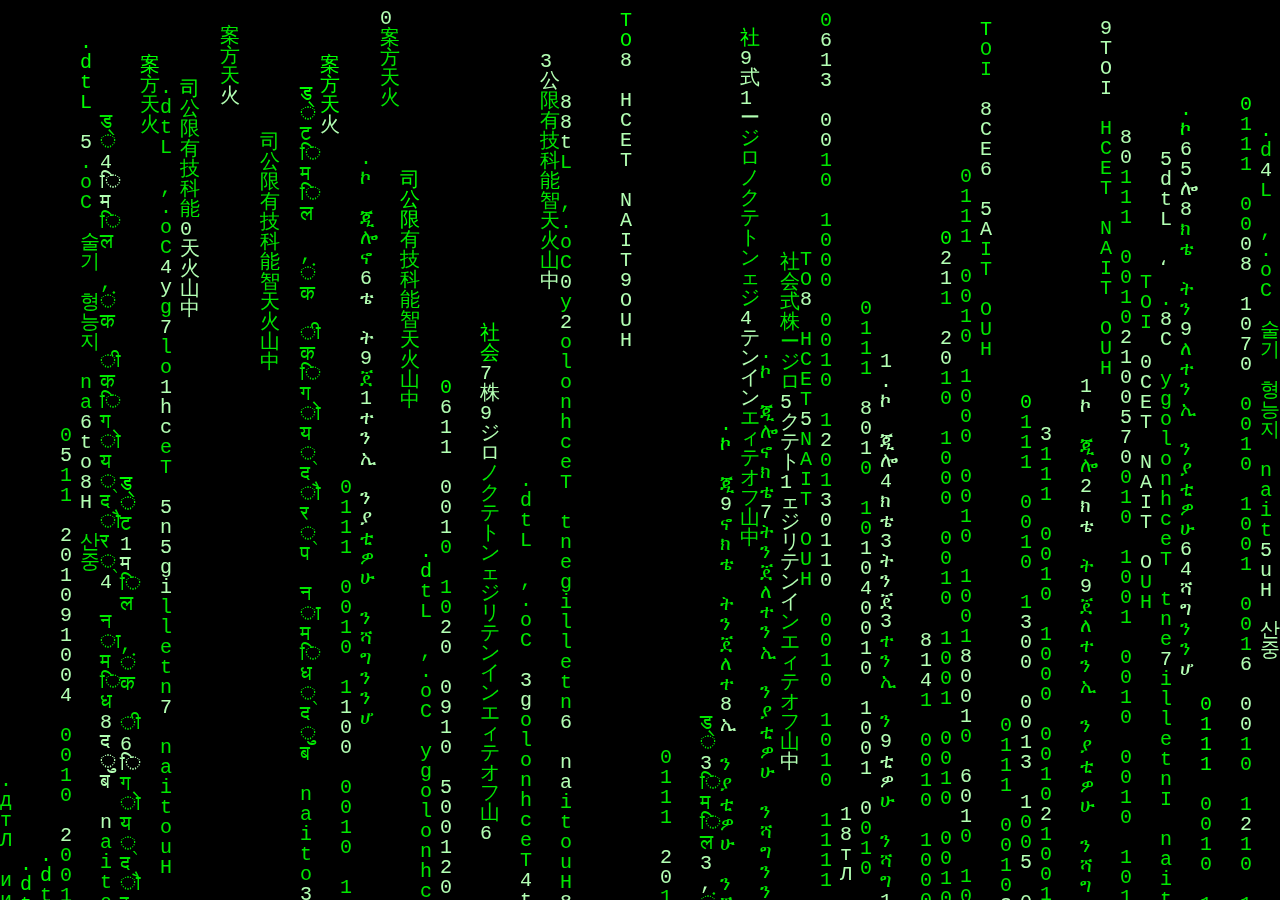
<file: canvas/index.html>
<!DOCTYPE html>
<!-- saved from url=(0070)https://www.51qianduan.com/uploadfile/article/2008/29/12642/index.html -->
<html lang="en"><head><meta http-equiv="Content-Type" content="text/html; charset=UTF-8">

<title>CodePen - Hello Matrix</title>
<link rel="stylesheet" href="./style.css">
</head>
<body>
<script src="./p5.min.js"></script>
<script src="./script.js"></script>


</body></html>
</file>
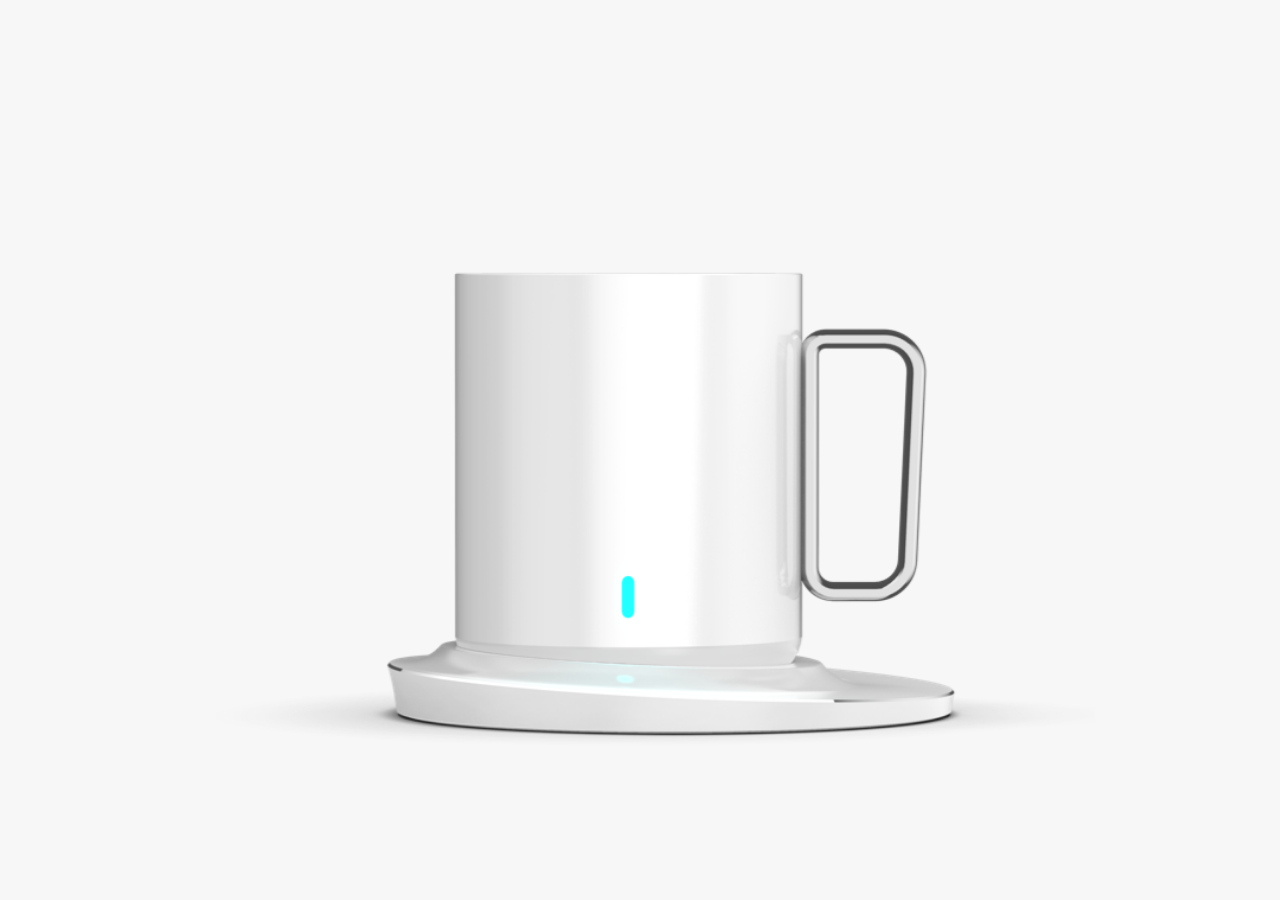
<file: h5/FUGUANG-MUG-2ARA/h5/static/connect.html>
<html>
<head>
	<title>FUGUANG-MUG</title>
	<meta charset="utf-8">
	<meta name="viewport" content="width=device-width, user-scalable=no, initial-scale=1.0, maximum-scale=1.0, minimum-scale=1.0, viewport-fit=cover">
	<style>
		body{
			background-color: #F7F7F7;
		}
		@media (prefers-color-scheme: dark) {
			body{
				background-color: #000000;
			}
		}
		.body-dark{
				background-color: #000000;
		}
		.content{
			display: flex;
			flex-direction: column;
			align-items: center;	
			height:100%;
			width: 100vw;
			overflow-x: scroll;
		}
		
		.connecting{
			margin-top: 11.11vw;
			display: flex;
			flex-direction: column;
			align-items: center;
		}
		.connecting-no-show{
			display: none;
		}
		.connecting .jin-du{
			height: 14.03vw;
			/* width: 500rpx; */
			display: flex;
			justify-content: center;
		}
		.num{
			height: 14.03vw;
			/* width: 89.58rpx; */
			font-size: 10.55vw;
			color: #191919;
			line-height: 14.02vw;
			text-align: right;
			
		}
		
		@media (prefers-color-scheme: dark) {
			.num{
				opacity: 0.86;
				color: #FFFFFF;
			}
		}

		.bai-fen{
			width: 4.1vw;
			height: 7.43vw;
			color: #191919;
			margin-top: 6.04vw;
			margin-left:0.56vw;
			font-size: 5.55vw;
			
		}
		
		@media (prefers-color-scheme: dark) {
			.bai-fen{
				opacity: 0.86;
				color: #FFFFFF;
			}
		}

		.connecting .bang-ding-ing{
			height:5.42vw;
			width:91.11vw;
			font-size: 3.89vw;
			text-align: center;
			margin-top: 2.15vw;
		}
		
		@media (prefers-color-scheme: dark) {
			.bang-ding-ing{
				color: #FFFFFF;
			}
		}

		.fail-tip{	
			margin-top: 11.11vw;
			display: none;
			flex-direction: column;
			align-items: center;
		}
		.fail-tip-show{
			display: flex;
		}
		.idimg{
			height: 70vw;
			width:  70vw;	
			margin-top: 3.82vw;
		}
		.icon-error{
			height: 12.8vw;
			width: 12.8vw;
		}
		.lian-jie-shi-bai{
			margin-top: 2.77vw;
			height: 7.43vw;
			width:91.11vw;
			line-height: 7.34vw;
			text-align: center;
			font-size: 5.55vw;
		}
		@media (prefers-color-scheme: dark) {
			.lian-jie-shi-bai{
				color: #FFFFFF;
			}
		}

		.tip-title{
			height: 5.97vw;
			width: 91.11vw;
			text-align: left;
			font-size: 4.44vw;
			margin-top: 6.67vw;
			margin-left: 6.67vw;
			margin-bottom: 1.18vw;
		}	
		@media (prefers-color-scheme: dark) {
			.tip-title{
				color: #FFFFFF;
			}
		}

		.tip-content{
			height: 5.97vw;
			width: 91.11vw;
			text-align: left;
			font-size: 4.44vw;
			/* margin-top: 1.11vw; */
			line-height: 5.78vw;
			margin-left: 6.67vw;
		}
		
		@media (prefers-color-scheme: dark) {
			.tip-content{
				color: #FFFFFF;
			}
		}

		.footer{
			margin-top: 28.4vw;
			height: 10vw;
			width: 50vw;
			border-radius: 5vw;
			background: rgba(0,0,0,0.05);
			line-height: 10vw;
			text-align: center;
			color: #007DFF;
			font-size: 4.44vw;
		}
		
		@media (prefers-color-scheme: dark) {
			.footer{
				background: rgba(255,255,255,0.10);
			}
		}
		
	</style>
	<!-- <script src="//cdn.jsdelivr.net/npm/eruda"></script> -->
	<script>
		// eruda.init()
	</script>
</head>	
<body>
	<div class="content" >
		<image class="idimg"  src="./xxhdpi/idimg.png"></image>
		<div id='connecting' class="connecting" >
			<div class="jin-du">
				<div id='num' class="num" >0</div>
				<div class="bai-fen" >%</div>
			</div>
			<div class="bang-ding-ing" >设备绑定中...</div>
		</div>
		<div id='fail-tip' class="fail-tip" >
			<image class="icon-error" src="./xxhdpi/ic_tips_filled.png"></image>
			<div class="lian-jie-shi-bai" >连接失败</div>
			<div class="tip-title" >连接过程中,请确保:</div>
			<div class="tip-content" >1.手机蓝牙是否打开</div>
			<div class="tip-content" >2.设备与手机的距离小于5米</div>
			<div class="tip-content" >3.手机网络通畅</div>
			<div class="tip-content" >4.该设备未被当前账号注册</div>
			<div class="footer" onclick="start_regist()">重新注册</div>
			
		</div>
	</div>
	<script>
		
		var bang_ding_state=0;
		var os='';
		var isDark = false;
		/*********************************get os***********************************/  
		function get_os()
		{
			var os = navigator.userAgent;
			if(os.indexOf('Android') > -1 || os.indexOf('Adr') > -1)
			{
				os='android';
			}
			else{
				os='ios';
			}
			return os;
		}
		/*********************************regist***********************************/                                     
		function start_regist()
		{	
			bang_ding_state=0;
			start_counter();
			console.log('get_adapter');
			try{
				window.hilink.getCurrentUnregisteredDevice('window.get_dev_cb');
			}catch(e){
				//TODO handle the exception
			}
			
		}
		window.get_adapter_cb = (res)=>{
			if(JSON.parse(res).available==true)
			{
				console.log('adapter is ture');
				window.hilink.getCurrentUnregisteredDevice('window.get_dev_cb');
			}
			else{
				bang_ding_state=-1;
				window.hilink.openBluetoothAdapter('window.open_adapter_cb');
				window.hilink.onBluetoothAdapterStateChange('window.adapter_change_cb');
			}
		 
		}
		window.open_adapter_cb = (res)=>{
			console.log(res)
		}
		window.window.adapter_change_cb = (res)=>{
			console.log(res)
		}
		window.get_dev_cb = (res)=>{
			console.log(res);
			let json_obj=JSON.parse(res)
			
			if(json_obj.errCode==0)
			{		
				if(get_os()=='android')
				{
					window.hilink.registerBleDevice(json_obj.advertisData.substring(18,30),
					'V1.0.1', 'V1.0.1', 'window.regist_cb');
					console.log('android registerBleDevice:'+json_obj.advertisData.substring(18,30));
				}
				else
				{
					window.hilink.registerBleDevice(json_obj.advertisData.replace(/ /,'').replace(/</,'').replace(/>/,''),
					'V1.0.1', 'V1.0.1', 'window.regist_cb');
					console.log('ios registerBleDevice:'+json_obj.advertisData.replace(/ /,'').replace(/</,'').replace(/>/,''));
				}
			}	
			else
			{
				bang_ding_state=-1;
			}
			
		 }
		 window.regist_cb = (res)=>{
			 console.log(res);
			 if(res==0)
			 {
				 bang_ding_state=1;
			 }
			 else{
				 bang_ding_state=-1;
			 }
			 //bang_ding_state
		}
		function get_bangding_state(){
			return bang_ding_state;
		}
		function internationalizes(){
			if(navigator.language=='zh-cn' || navigator.language=='zh-CN')
			{
				
			}
			else if(navigator.language=='en-US' || navigator.language=='en-us')
			{
				this.document.getElementsByClassName("bang-ding-ing")[0].innerHTML = 'Connecting…'
				this.document.getElementsByClassName("lian-jie-shi-bai")[0].innerHTML = 'Unable to connect'
				this.document.getElementsByClassName("tip-title")[0].innerHTML = 'While connecting, make sure:'
				this.document.getElementsByClassName("tip-content")[0].innerHTML = '1.The phone\'s Bluetooth is enabled.'
				this.document.getElementsByClassName("tip-content")[1].innerHTML = '2.The device is within 5 meters of the phone.'
				this.document.getElementsByClassName("tip-content")[2].innerHTML = '3.The phone is connected to the Internet.'
				this.document.getElementsByClassName("tip-content")[3].innerHTML = '4.The device is not paired with the current account before.'
				this.document.getElementsByClassName("footer")[0].innerHTML = 'Try again'
			}
			else if(navigator.language=='zh-TW' || 	navigator.language=='zh-HK' || 
				navigator.language=='zh-MO')
			{
				this.document.getElementsByClassName("bang-ding-ing")[0].innerHTML = '設備綁定中...'
				this.document.getElementsByClassName("lian-jie-shi-bai")[0].innerHTML = '連接失敗'
				this.document.getElementsByClassName("tip-title")[0].innerHTML = '連線過程中,請確保:'
				this.document.getElementsByClassName("tip-content")[0].innerHTML = '1.手機藍牙是否打開'
				this.document.getElementsByClassName("tip-content")[1].innerHTML = '2.設備與手機的距離小於5米'
				this.document.getElementsByClassName("tip-content")[2].innerHTML = '3.手機網路暢通'
				this.document.getElementsByClassName("tip-content")[3].innerHTML = '4.當前設備沒有被其他賬戶註冊'
				this.document.getElementsByClassName("footer")[0].innerHTML = '重新註冊'
			}

		}
		window.onload = function() {
			
			internationalizes();
			start_regist();
			setDarkMode();
			//注册30s以上，提示连接超时
			
		}
		function start_counter()
		{
			this.document.getElementById("fail-tip").style.cssText = "display:none";
			this.document.getElementById("connecting").style.cssText = "display:flex";
			this.document.getElementById("num").innerHTML = 0;
			setTimeout(() => {
				this.document.getElementById("fail-tip").style.cssText = "display:flex";
				this.document.getElementById("connecting").style.cssText = "display:none";
			}, 30 * 1000);
			
			let i = 1;
			let timer = setInterval(() => {
				if(i>=100){
					clearInterval(timer);
					return
				}
				console.log(i)
				this.document.getElementById("num").innerHTML = i;
				i++;
			}, 300);
		}
		
		function setDarkMode(){
		    try {
				isDark = window.hilink.getDarkMode() === 2 ;
		    } catch (error) {
		        
		    }
			if(isDark){
				
				
				this.document.getElementsByTagName("body")[0].style.background = "#000000";
				this.document.getElementsByClassName("num")[0].style.color = "rgba(255,255,255,0.86)";
				this.document.getElementsByClassName("bai-fen")[0].style.color = "rgba(255,255,255,0.86)";
				this.document.getElementsByClassName("bang-ding-ing")[0].style.color = "rgba(255,255,255,1)";
				this.document.getElementsByClassName("lian-jie-shi-bai")[0].style.color = "rgba(255,255,255,1)";
				this.document.getElementsByClassName("tip-title")[0].style.color = "rgba(255,255,255,1)";
				this.document.getElementsByClassName("tip-content")[0].style.color = "rgba(255,255,255,1)";
				this.document.getElementsByClassName("tip-content")[1].style.color = "rgba(255,255,255,1)";
				this.document.getElementsByClassName("tip-content")[2].style.color = "rgba(255,255,255,1)";
				this.document.getElementsByClassName("tip-content")[3].style.color = "rgba(255,255,255,1)";
				this.document.getElementsByClassName("footer")[0].style.background = "rgba(255,255,255,0.10)";
				
			}
		}
	</script>
</body>
</html>
</file>
<file: canvas/style.css>
*{margin:0;padding:0;box-sizing:border-box}body{overflow:hidden;height:100%}
</file>
